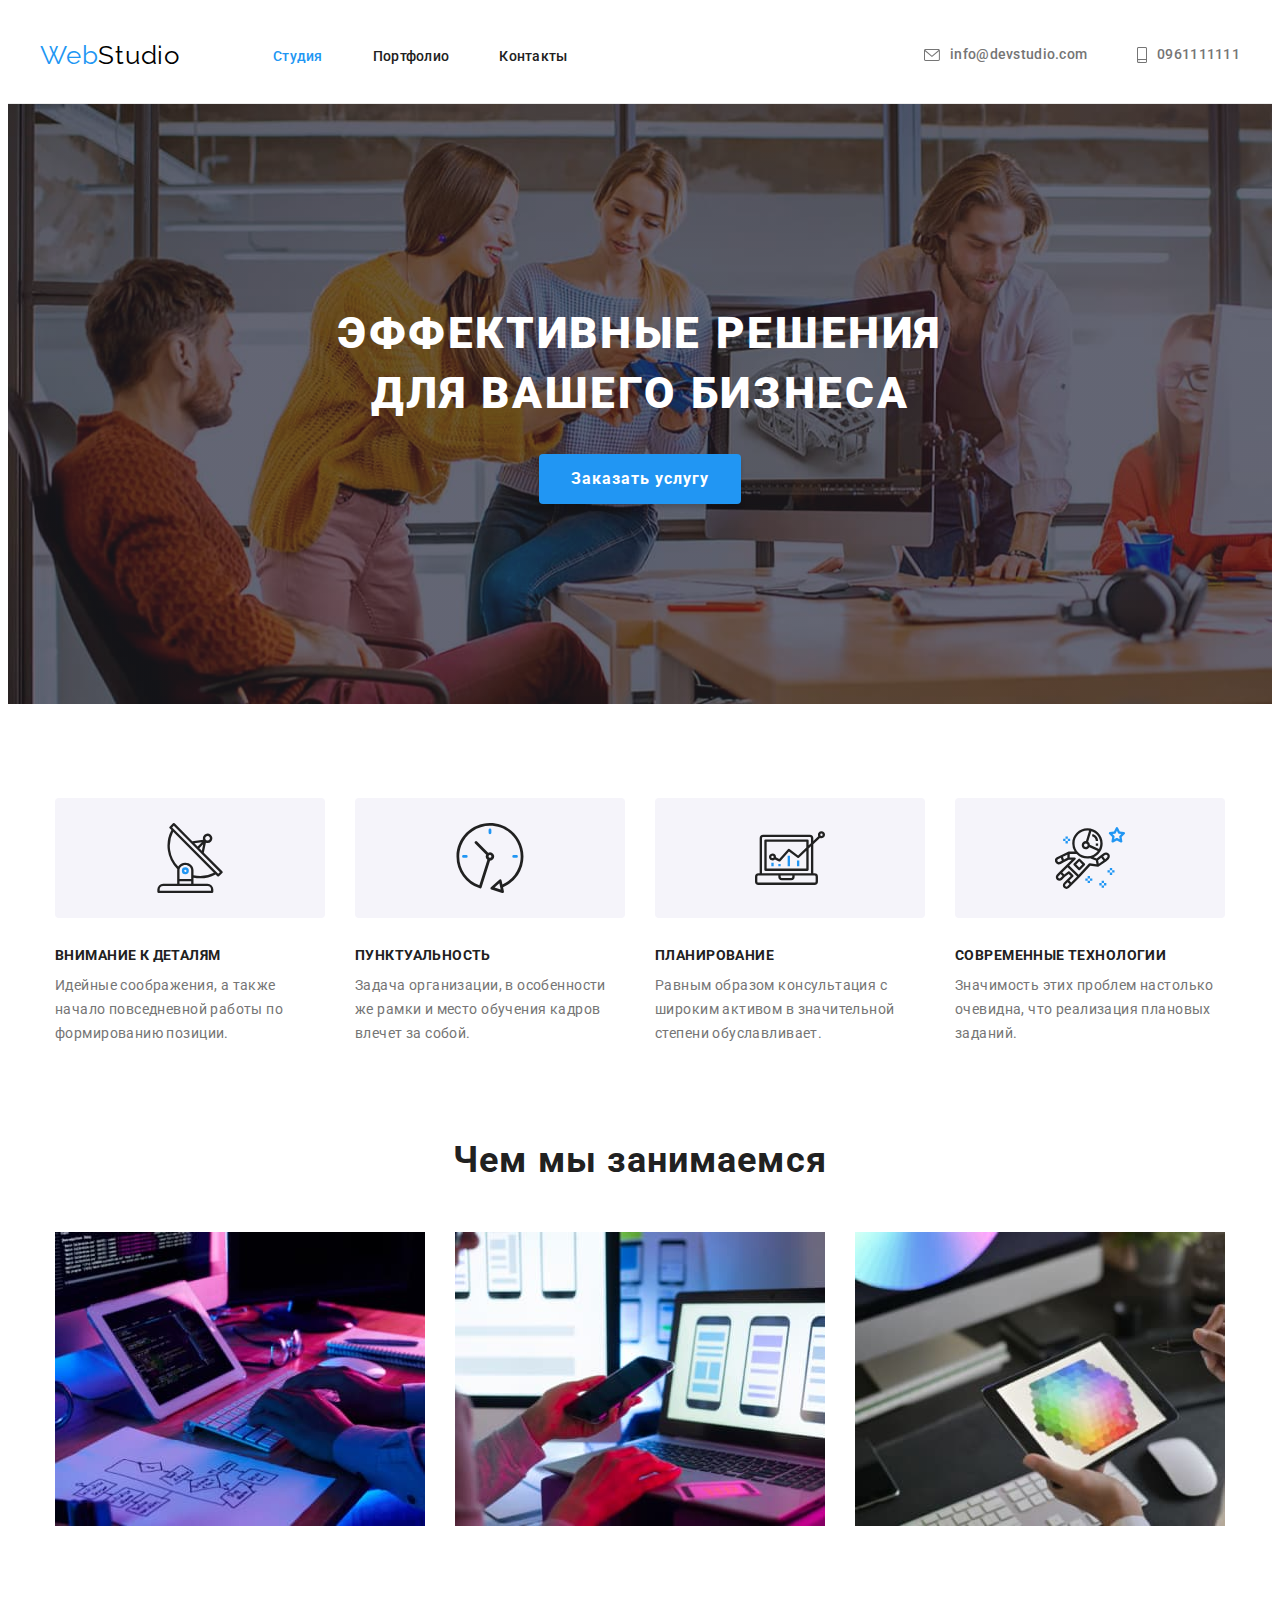
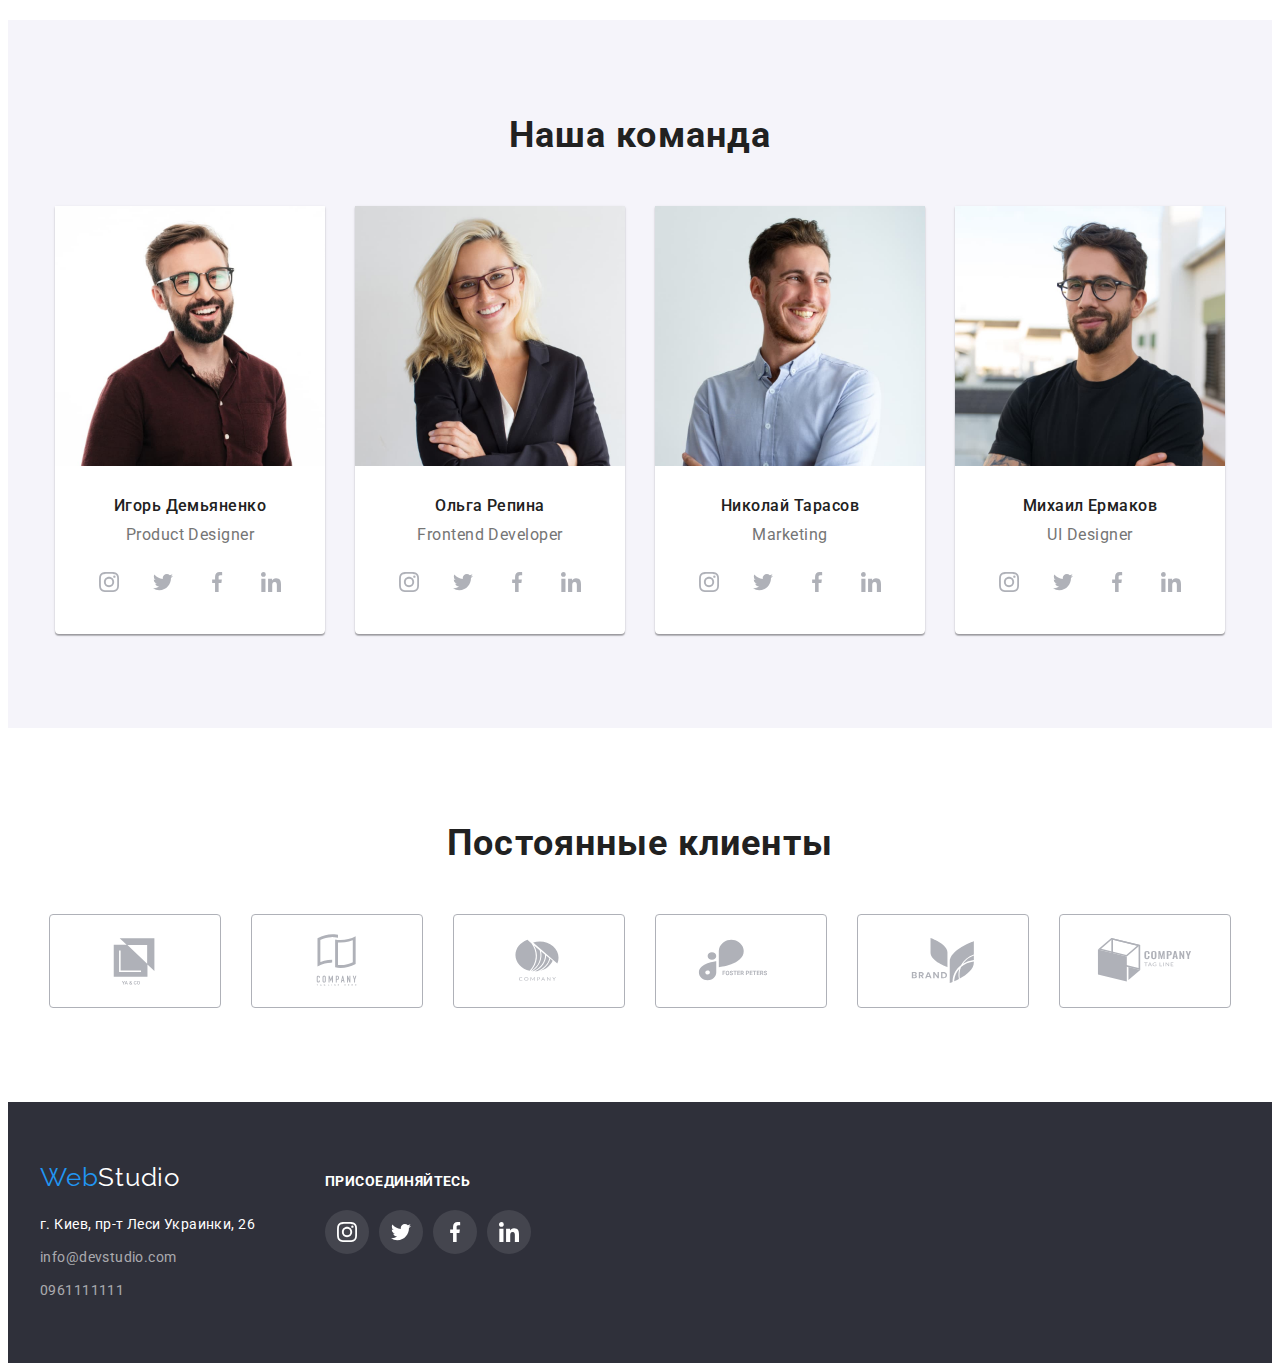
<file: index.html>
<!DOCTYPE html>
<html lang="en">
  <head>
    <meta charset="UTF-8" />
    <meta http-equiv="X-UA-Compatible" content="IE=edge" />
    <meta name="viewport" content="width=device-width, initial-scale=1.0" />
    <title>Document</title>
    <!-- fonts page -->
    <link rel="preconnect" href="https://fonts.googleapis.com" />
    <link rel="preconnect" href="https://fonts.gstatic.com" crossorigin />
    <link
      href="https://fonts.googleapis.com/css2?family=Raleway:wght@700&family=Roboto:wght@400;500;700;900&display=swap"
      rel="stylesheet"
    />
    <!-- modern-normalize -->
    <link
      rel="stylesheet"
      href="https://cdnjs.cloudflare.com/ajax/libs/modern-normalize/1.1.0/modern-normalize.min.css"
      integrity="sha512-wpPYUAdjBVSE4KJnH1VR1HeZfpl1ub8YT/NKx4PuQ5NmX2tKuGu6U/JRp5y+Y8XG2tV+wKQpNHVUX03MfMFn9Q=="
      crossorigin="anonymous"
      referrerpolicy="no-referrer"
    />
    <!-- styles.css -->
    <link rel="stylesheet" href="./css/styles.css" />
  </head>
  <body>
    <!-- header -->

    <header class="page-header">
      <div class="container header-container">
        <a class="logo" lang="en" href="./index.html">Web<span class="logo-black">Studio</span></a>

        <!-- nav -->

        <nav>
          <ul class="site-navigation">
            <li><a class="nav-link current" href="">Студия</a></li>
            <li><a class="nav-link" href="./portfolio.html">Портфолио</a></li>
            <li><a class="nav-link" href="">Контакты</a></li>
          </ul>
        </nav>

        <!-- contacts -->

        <ul class="header-contacts-list">
          <li class="contacts-list">
            <a class="mail-header" href="mailto:nfo@devstudio.com">
              <svg class="contacts-icon" width="16" height="12">
                <use href="./images/icons.svg#envelope"></use>
              </svg>
              info@devstudio.com</a
            >
          </li>
          <li class="contacts-list">
            <a class="phone-header" href="tel:0961111111">
              <svg class="contacts-icon" width="10" height="16">
                <use href="./images/icons.svg#smartphone"></use>
              </svg>
              0961111111</a
            >
          </li>
        </ul>
      </div>
    </header>

    <!-- hero -->

    <main class="main">
      <section class="section-hero">
        <div class="container">
          <h1 class="hero-title">Эффективные решения для вашего бизнеса</h1>
          <button class="button-title-hero" type="button">Заказать услугу</button>
        </div>
      </section>

      <!-- section benefits -->

      <section class="section-benefits section">
        <div class="container benefits-container">
          <h2 class="slogan visually-hidden">Наши особенности</h2>
          <ul class="list-desk">
            <li class="list-item">
              <div class="icon-benefits">
                <svg class="icons" width="70" height="70">
                  <use href="./images/icons.svg#antenna"></use>
                </svg>
              </div>
              <h3 class="subtitle">Внимание к деталям</h3>
              <p class="text-subtitle">
                Идейные соображения, а также начало повседневной работы по формированию позиции.
              </p>
            </li>
            <li class="list-item">
              <div class="icon-benefits">
                <svg class="icons" width="70" height="70">
                  <use href="./images/icons.svg#clock"></use>
                </svg>
              </div>
              <h3 class="subtitle">Пунктуальность</h3>
              <p class="text-subtitle">
                Задача организации, в особенности же рамки и место обучения кадров влечет за собой.
              </p>
            </li>
            <li class="list-item">
              <div class="icon-benefits">
                <svg class="icons" width="70" height="70">
                  <use href="./images/icons.svg#diagram"></use>
                </svg>
              </div>
              <h3 class="subtitle">Планирование</h3>
              <p class="text-subtitle">
                Равным образом консультация с широким активом в значительной степени обуславливает.
              </p>
            </li>
            <li class="list-item">
              <div class="icon-benefits">
                <svg class="icons" width="70" height="70">
                  <use href="./images/icons.svg#astronaut"></use>
                </svg>
              </div>
              <h3 class="subtitle">Современные технологии</h3>
              <p class="text-subtitle">
                Значимость этих проблем настолько очевидна, что реализация плановых заданий.
              </p>
            </li>
          </ul>
        </div>
      </section>

      <!-- section gallery -->

      <section class="section-img section">
        <div class="container">
          <h2 class="subtitle-img">Чем мы занимаемся</h2>
          <ul class="list-gallery">
            <li><img src="./images/keyboard.jpg" alt="" width="370" /></li>
            <li><img src="./images/phone.jpg" alt="" width="370" /></li>
            <li><img src="./images/tablet.jpg" alt="" width="370" /></li>
          </ul>
        </div>
      </section>

      <!-- section team -->

      <section class="section-team section">
        <div class="container">
          <h2 class="subtitle-team">Наша команда</h2>
          <ul class="list-team">
            <li class="card-team">
              <img class="team-image" src="./images/igor.jpg" alt="" width="270" />
              <div class="command-description">
                <h3 class="subtitle-name">Игорь Демьяненко</h3>
                <p class="text-team" lang="en">Product Designer</p>
                <ul class="social">
                  <li class="social-team">
                    <a
                      class="social-link"
                      href=""
                      target="_blank"
                      rel="noopener noreferrer"
                      aria-label="иконка instagram"
                    >
                      <svg class="social-icon" width="20" height="20">
                        <use href="./images/icons.svg#instagram"></use>
                      </svg>
                    </a>
                  </li>
                  <li class="social-team">
                    <a
                      class="social-link"
                      href=""
                      target="_blank"
                      rel="noopener noreferrer"
                      aria-label="иконка twitter"
                    >
                      <svg class="social-icon" width="20" height="20">
                        <use href="./images/icons.svg#twitter"></use>
                      </svg>
                    </a>
                  </li>
                  <li class="social-team">
                    <a
                      class="social-link"
                      href=""
                      target="_blank"
                      rel="noopener noreferrer"
                      aria-label="иконка facebook"
                    >
                      <svg class="social-icon" width="20" height="20">
                        <use href="./images/icons.svg#facebook"></use>
                      </svg>
                    </a>
                  </li>
                  <li class="social-team">
                    <a
                      class="social-link"
                      href=""
                      target="_blank"
                      rel="noopener noreferrer"
                      aria-label="иконка linkedin"
                    >
                      <svg class="social-icon" width="20" height="20">
                        <use href="./images/icons.svg#linkedin"></use>
                      </svg>
                    </a>
                  </li>
                </ul>
              </div>
            </li>
            <li class="card-team">
              <img class="team-image" src="./images/olga.jpg" alt="" width="270" />
              <div class="command-description">
                <h3 class="subtitle-name">Ольга Репина</h3>
                <p class="text-team" lang="en">Frontend Developer</p>
                <ul class="social">
                  <li class="social-team">
                    <a
                      class="social-link"
                      href=""
                      target="_blank"
                      rel="noopener noreferrer"
                      aria-label="иконка instagram"
                    >
                      <svg class="social-icon" width="20" height="20">
                        <use href="./images/icons.svg#instagram"></use>
                      </svg>
                    </a>
                  </li>
                  <li class="social-team">
                    <a
                      class="social-link"
                      href=""
                      target="_blank"
                      rel="noopener noreferrer"
                      aria-label="иконка instagram"
                    >
                      <svg class="social-icon" width="20" height="20">
                        <use href="./images/icons.svg#twitter"></use>
                      </svg>
                    </a>
                  </li>
                  <li class="social-team">
                    <a
                      class="social-link"
                      href=""
                      target="_blank"
                      rel="noopener noreferrer"
                      aria-label="иконка instagram"
                    >
                      <svg class="social-icon" width="20" height="20">
                        <use href="./images/icons.svg#facebook"></use>
                      </svg>
                    </a>
                  </li>
                  <li class="social-team">
                    <a
                      class="social-link"
                      href=""
                      target="_blank"
                      rel="noopener noreferrer"
                      aria-label="иконка instagram"
                    >
                      <svg class="social-icon" width="20" height="20">
                        <use href="./images/icons.svg#linkedin"></use>
                      </svg>
                    </a>
                  </li>
                </ul>
              </div>
            </li>
            <li class="card-team">
              <img class="team-image" src="./images/nikolai.jpg" alt="" width="270" />
              <div class="command-description">
                <h3 class="subtitle-name">Николай Тарасов</h3>
                <p class="text-team" lang="en">Marketing</p>
                <ul class="social">
                  <li class="social-team">
                    <a
                      class="social-link"
                      href=""
                      target="_blank"
                      rel="noopener noreferrer"
                      aria-label="иконка instagram"
                    >
                      <svg class="social-icon" width="20" height="20">
                        <use href="./images/icons.svg#instagram"></use>
                      </svg>
                    </a>
                  </li>
                  <li class="social-team">
                    <a
                      class="social-link"
                      href=""
                      target="_blank"
                      rel="noopener noreferrer"
                      aria-label="иконка instagram"
                    >
                      <svg class="social-icon" width="20" height="20">
                        <use href="./images/icons.svg#twitter"></use>
                      </svg>
                    </a>
                  </li>
                  <li class="social-team">
                    <a
                      class="social-link"
                      href=""
                      target="_blank"
                      rel="noopener noreferrer"
                      aria-label="иконка instagram"
                    >
                      <svg class="social-icon" width="20" height="20">
                        <use href="./images/icons.svg#facebook"></use>
                      </svg>
                    </a>
                  </li>
                  <li class="social-team">
                    <a
                      class="social-link"
                      href=""
                      target="_blank"
                      rel="noopener noreferrer"
                      aria-label="иконка instagram"
                    >
                      <svg class="social-icon" width="20" height="20">
                        <use href="./images/icons.svg#linkedin"></use>
                      </svg>
                    </a>
                  </li>
                </ul>
              </div>
            </li>
            <li class="card-team">
              <img class="team-image" src="./images/michail.jpg" alt="" width="270" />
              <div class="command-description">
                <h3 class="subtitle-name">Михаил Ермаков</h3>
                <p class="text-team" lang="en">UI Designer</p>
                <ul class="social">
                  <li class="social-team">
                    <a
                      class="social-link"
                      href=""
                      target="_blank"
                      rel="noopener noreferrer"
                      aria-label="иконка instagram"
                    >
                      <svg class="social-icon" width="20" height="20">
                        <use href="./images/icons.svg#instagram"></use>
                      </svg>
                    </a>
                  </li>
                  <li class="social-team">
                    <a
                      class="social-link"
                      href=""
                      target="_blank"
                      rel="noopener noreferrer"
                      aria-label="иконка instagram"
                    >
                      <svg class="social-icon" width="20" height="20">
                        <use href="./images/icons.svg#twitter"></use>
                      </svg>
                    </a>
                  </li>
                  <li class="social-team">
                    <a
                      class="social-link"
                      href=""
                      target="_blank"
                      rel="noopener noreferrer"
                      aria-label="иконка instagram"
                    >
                      <svg class="social-icon" width="20" height="20">
                        <use href="./images/icons.svg#facebook"></use>
                      </svg>
                    </a>
                  </li>
                  <li class="social-team">
                    <a
                      class="social-link"
                      href=""
                      target="_blank"
                      rel="noopener noreferrer"
                      aria-label="иконка instagram"
                    >
                      <svg class="social-icon" width="20" height="20">
                        <use href="./images/icons.svg#linkedin"></use>
                      </svg>
                    </a>
                  </li>
                </ul>
              </div>
            </li>
          </ul>
        </div>
      </section>

      <!-- clients -->

      <section class="clients">
        <div class="container">
          <h2 class="subtitle-clients">Постоянные клиенты</h2>
          <ul class="list-clients">
            <li class="client">
              <a class="link-client" href="">
                <svg class="icon-client" width="106" height="60">
                  <use href="./images/icons.svg#Logo-1"></use>
                </svg>
              </a>
            </li>
            <li class="client">
              <a class="link-client" href="">
                <svg class="icon-client" width="106" height="60">
                  <use href="./images/icons.svg#Logo-2"></use>
                </svg>
              </a>
            </li>
            <li class="client">
              <a class="link-client" href="">
                <svg class="icon-client" width="106" height="60">
                  <use href="./images/icons.svg#Logo-3"></use>
                </svg>
              </a>
            </li>
            <li class="client">
              <a class="link-client" href="">
                <svg class="icon-client" width="106" height="60">
                  <use href="./images/icons.svg#Logo-4"></use>
                </svg>
              </a>
            </li>
            <li class="client">
              <a class="link-client" href="">
                <svg class="icon-client" width="106" height="60">
                  <use href="./images/icons.svg#Logo-5"></use>
                </svg>
              </a>
            </li>
            <li class="client">
              <a class="link-client" href="">
                <svg class="icon-client" width="106" height="60">
                  <use href="./images/icons.svg#Logo-6"></use>
                </svg>
              </a>
            </li>
          </ul>
        </div>
      </section>
    </main>

    <!-- footer -->

    <footer class="footer">
      <div class="container social-container">
        <!-- address -->

        <div class="container-footer">
          <a class="logo-footer" lang="en" href="./index.html"
            >Web<span class="logo-white">Studio</span></a
          >
          <address class="address">г. Киев, пр-т Леси Украинки, 26</address>
          <ul class="footer-contacts-list">
            <li class="li-mail">
              <a class="mail-footer" href="mailto:nfo@devstudio.com">info@devstudio.com</a>
            </li>
            <li><a class="phone-footer" href="tel:0961111111">0961111111</a></li>
          </ul>
        </div>

        <!-- Join-->

        <div class="footer-socials">
          <h3 class="text-footer">присоединяйтесь</h3>
          <ul class="social">
            <li class="social-list">
              <a
                class="social-link-footer"
                href=""
                target="_blank"
                rel="noopener noreferrer"
                aria-label="иконка instagram"
              >
                <svg class="socials-icon" width="20" height="20">
                  <use href="./images/icons.svg#instagram"></use>
                </svg>
              </a>
            </li>
            <li class="social-list">
              <a
                class="social-link-footer"
                href=""
                target="_blank"
                rel="noopener noreferrer"
                aria-label="иконка twitter"
              >
                <svg class="socials-icon" width="20" height="20">
                  <use href="./images/icons.svg#twitter"></use>
                </svg>
              </a>
            </li>
            <li class="social-list">
              <a
                class="social-link-footer"
                href=""
                target="_blank"
                rel="noopener noreferrer"
                aria-label="иконка facebook"
              >
                <svg class="socials-icon" width="20" height="20">
                  <use href="./images/icons.svg#facebook"></use>
                </svg>
              </a>
            </li>
            <li class="social-list">
              <a
                class="social-link-footer"
                href=""
                target="_blank"
                rel="noopener noreferrer"
                aria-label="иконка linkedin"
              >
                <svg class="socials-icon" width="20" height="20">
                  <use href="./images/icons.svg#linkedin"></use>
                </svg>
              </a>
            </li>
          </ul>
        </div>
      </div>
    </footer>
  </body>
</html>
</file>
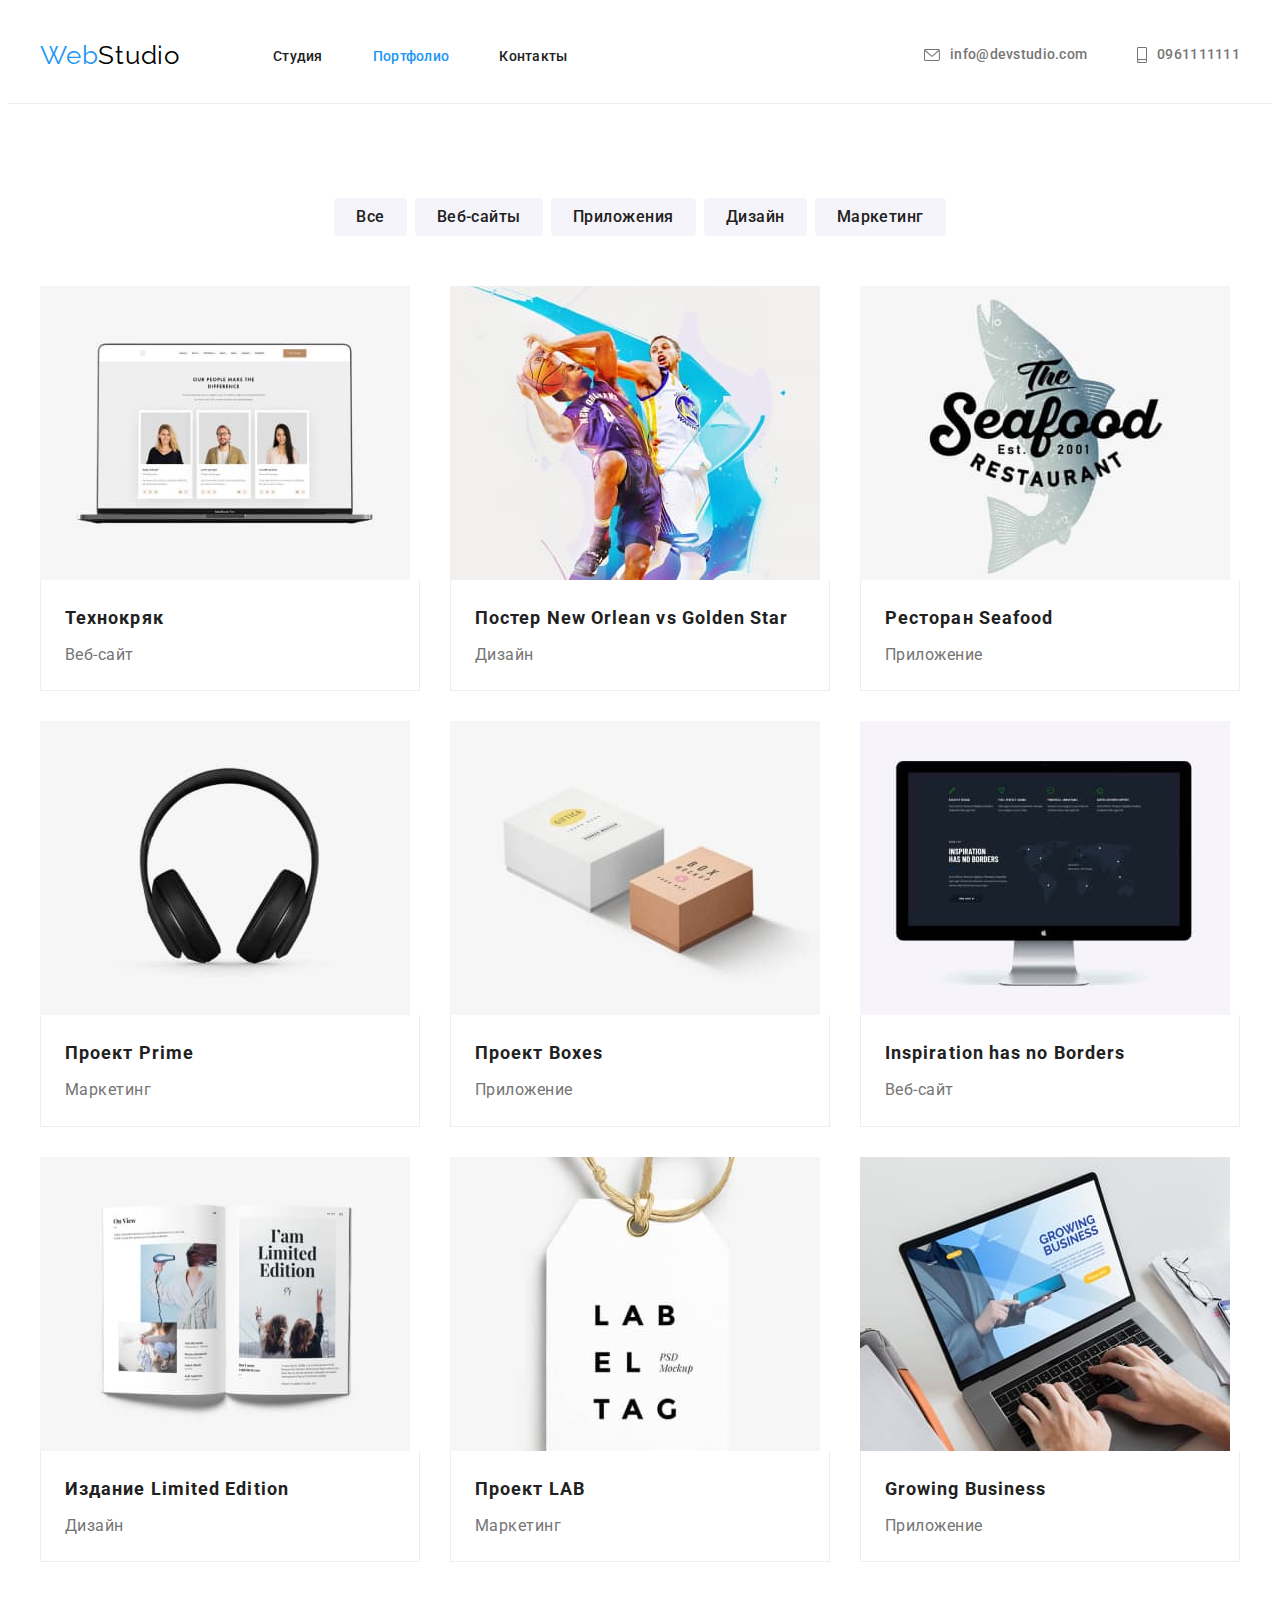
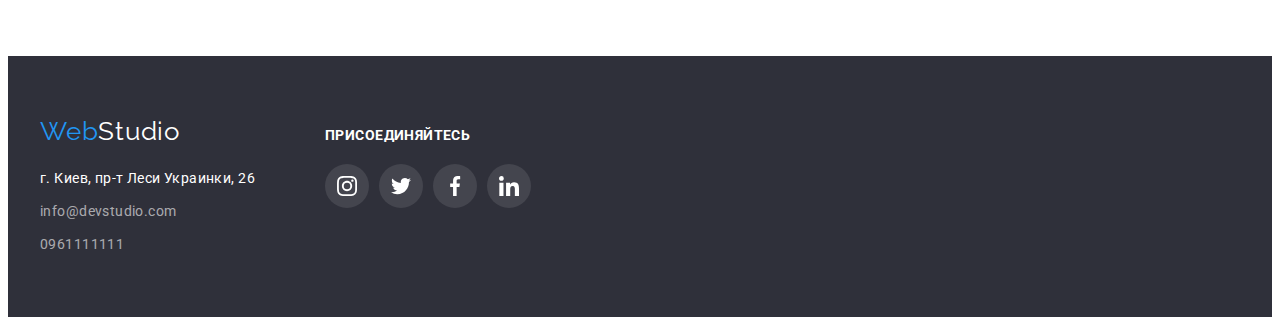
<file: portfolio.html>
<!DOCTYPE html>
<html lang="en">
  <head>
    <meta charset="UTF-8" />
    <meta http-equiv="X-UA-Compatible" content="IE=edge" />
    <meta name="viewport" content="width=device-width, initial-scale=1.0" />
    <title>Portfolio</title>
    <!-- fonts page -->
    <link rel="preconnect" href="https://fonts.googleapis.com" />
    <link rel="preconnect" href="https://fonts.gstatic.com" crossorigin />
    <link
      href="https://fonts.googleapis.com/css2?family=Raleway:wght@700&family=Roboto:wght@400;500;700;900&display=swap"
      rel="stylesheet"
    />
    <!-- modern-normalize -->
    <link
      rel="stylesheet"
      href="https://cdnjs.cloudflare.com/ajax/libs/modern-normalize/1.1.0/modern-normalize.min.css"
      integrity="sha512-wpPYUAdjBVSE4KJnH1VR1HeZfpl1ub8YT/NKx4PuQ5NmX2tKuGu6U/JRp5y+Y8XG2tV+wKQpNHVUX03MfMFn9Q=="
      crossorigin="anonymous"
      referrerpolicy="no-referrer"
    />
    <!-- style.css -->
    <link rel="stylesheet" href="./css/styles.css" />
  </head>
  <body>
    <header class="page-header">
      <div class="container header-container">
        <a class="logo" lang="en" href="./index.html">Web<span class="logo-black">Studio</span></a>
        <nav>
          <ul class="site-navigation">
            <li><a class="nav-link" href="./index.html">Студия</a></li>
            <li><a class="nav-link current" href="">Портфолио</a></li>
            <li><a class="nav-link" href="">Контакты</a></li>
          </ul>
        </nav>
        <ul class="header-contacts-list">
          <li class="contacts-list">
            <a class="mail-header" href="mailto:nfo@devstudio.com">
              <svg class="contacts-icon" width="16" height="12">
                <use href="./images/icons.svg#envelope"></use>
              </svg>
              info@devstudio.com</a
            >
          </li>
          <li class="contacts-list">
            <a class="phone-header" href="tel:0961111111">
              <svg class="contacts-icon" width="10" height="16">
                <use href="./images/icons.svg#smartphone"></use>
              </svg>
              0961111111</a
            >
          </li>
        </ul>
      </div>
    </header>
    <main>
      <h1 class="slogan visually-hidden">Наши работы</h1>
      <section class="filter section">
        <div class="container">
          <ul class="list-button">
            <li class="list-btn">
              <button class="btn" type="button">Все</button>
            </li>
            <li class="list-btn">
              <button class="btn" type="button">Веб-сайты</button>
            </li>
            <li class="list-btn">
              <button class="btn" type="button">Приложения</button>
            </li>
            <li class="list-btn">
              <button class="btn" type="button">Дизайн</button>
            </li>
            <li class="list-btn">
              <button class="btn" type="button">Маркетинг</button>
            </li>
          </ul>
          <ul class="list-card">
            <li class="card">
              <a class="link-card" href="">
                <img src="./images/notebook.jpg" alt="" width="370" />
                <div class="text-card">
                  <h2 class="subtitle-card">Технокряк</h2>
                  <p class="text-list">Веб-сайт</p>
                </div>
              </a>
            </li>
            <li class="card">
              <a class="link-card" href="">
                <img src="./images/poster.jpg" alt="" width="370" />
                <div class="text-card">
                  <h2 class="subtitle-card">Постер New Orlean vs Golden Star</h2>
                  <p class="text-list">Дизайн</p>
                </div>
              </a>
            </li>
            <li class="card">
              <a class="link-card" href="">
                <img src="./images/seafood.jpg" alt="" width="370" />
                <div class="text-card">
                  <h2 class="subtitle-card">Ресторан Seafood</h2>
                  <p class="text-list">Приложение</p>
                </div>
              </a>
            </li>
            <li class="card">
              <a class="link-card" href="">
                <img src="./images/prime.jpg" alt="" width="370" />
                <div class="text-card">
                  <h2 class="subtitle-card">Проект Prime</h2>
                  <p class="text-list">Маркетинг</p>
                </div>
              </a>
            </li>
            <li class="card">
              <a class="link-card" href="">
                <img src="./images/boxes.jpg" alt="" width="370" />
                <div class="text-card">
                  <h2 class="subtitle-card">Проект Boxes</h2>
                  <p class="text-list">Приложение</p>
                </div>
              </a>
            </li>
            <li class="card">
              <a class="link-card" href="">
                <img src="./images/inspiration.jpg" alt="" width="370" />
                <div class="text-card">
                  <h2 class="subtitle-card">Inspiration has no Borders</h2>
                  <p class="text-list">Веб-сайт</p>
                </div>
              </a>
            </li>
            <li class="card">
              <a class="link-card" href="">
                <img src="./images/limited.jpg" alt="" width="370" />
                <div class="text-card">
                  <h2 class="subtitle-card">Издание Limited Edition</h2>
                  <p class="text-list">Дизайн</p>
                </div>
              </a>
            </li>
            <li class="card">
              <a class="link-card" href="">
                <img src="./images/lab.jpg" alt="" width="370" />
                <div class="text-card">
                  <h2 class="subtitle-card">Проект LAB</h2>
                  <p class="text-list">Маркетинг</p>
                </div>
              </a>
            </li>
            <li class="card">
              <a class="link-card" href="">
                <img src="./images/business.jpg" alt="" width="370" />
                <div class="text-card">
                  <h2 class="subtitle-card">Growing Business</h2>
                  <p class="text-list">Приложение</p>
                </div>
              </a>
            </li>
          </ul>
        </div>
      </section>
    </main>
    <footer class="footer">
      <div class="container social-container">
        <!-- address -->

        <div class="container-footer">
          <a class="logo-footer" lang="en" href="./index.html"
            >Web<span class="logo-white">Studio</span></a
          >
          <address class="address">г. Киев, пр-т Леси Украинки, 26</address>
          <ul class="footer-contacts-list">
            <li class="li-mail">
              <a class="mail-footer" href="mailto:nfo@devstudio.com">info@devstudio.com</a>
            </li>
            <li><a class="phone-footer" href="tel:0961111111">0961111111</a></li>
          </ul>
        </div>

        <!-- Join-->

        <div class="footer-socials">
          <h3 class="text-footer">присоединяйтесь</h3>
          <ul class="social">
            <li class="social-list">
              <a
                class="social-link-footer"
                href=""
                target="_blank"
                rel="noopener noreferrer"
                aria-label="иконка instagram"
              >
                <svg class="socials-icon" width="20" height="20">
                  <use href="./images/icons.svg#instagram"></use>
                </svg>
              </a>
            </li>
            <li class="social-list">
              <a
                class="social-link-footer"
                href=""
                target="_blank"
                rel="noopener noreferrer"
                aria-label="иконка twitter"
              >
                <svg class="socials-icon" width="20" height="20">
                  <use href="./images/icons.svg#twitter"></use>
                </svg>
              </a>
            </li>
            <li class="social-list">
              <a
                class="social-link-footer"
                href=""
                target="_blank"
                rel="noopener noreferrer"
                aria-label="иконка facebook"
              >
                <svg class="socials-icon" width="20" height="20">
                  <use href="./images/icons.svg#facebook"></use>
                </svg>
              </a>
            </li>
            <li class="social-list">
              <a
                class="social-link-footer"
                href=""
                target="_blank"
                rel="noopener noreferrer"
                aria-label="иконка linkedin"
              >
                <svg class="socials-icon" width="20" height="20">
                  <use href="./images/icons.svg#linkedin"></use>
                </svg>
              </a>
            </li>
          </ul>
        </div>
      </div>
    </footer>
  </body>
</html>
</file>
<file: css/styles.css>
/* index.html */
:root {
  --color-text: #757575;
  --color-h2-h3: #212121;
  --color-hover: #2196f3;
  --link-color: #212121;
  --studio-color: black;
  --hero-background-color: #2f303a;
  --hero-text-color: #ffffff;
  --background-team-color: #f5f4fa;
  --background-footer: #2f303a;
  --footer-studio: white;
  --footer-contacts: #ffffff99;
  --border-color: #ececec;
  --button-hover: #188ce8;
  --border-card: #eeeeee;
}

body {
  background-color: var(--hero-text-color);
  font-family: 'Roboto', sans-serif;
  color: var(--color-h2-h3);
}

h1,
h2,
h3,
p,
ul {
  margin: 0;
  padding: 0;
}

img {
  display: block;
  max-width: 100%;
}

.visually-hidden {
  position: absolute;
  width: 1px;
  height: 1px;
  margin: -1px;
  border: 0;
  padding: 0;

  white-space: nowrap;
  clip-path: inset(100%);
  clip: rect(0 0 0 0);
  overflow: hidden;
}

/* header */

.container {
  /* outline: 1px solid tomato; */

  width: 1200px;

  padding-left: 15px;
  padding-right: 15px;

  margin-left: auto;
  margin-right: auto;
}

.section {
  padding-top: 94px;
  padding-bottom: 94px;
}

.page-header {
  border-bottom: 1px solid var(--border-color);

  padding-top: 32px;
  padding-bottom: 32px;
}

.header-container {
  display: flex;
  align-items: center;
}

.logo {
  color: var(--color-hover);
  font-family: 'Raleway', sans-serif;
  font-size: 26px;
  line-height: 1.19;
  letter-spacing: 0.03em;
  text-decoration: none;

  margin-right: 93px;
}

.site-navigation,
.header-contacts-list,
.mail-header,
.list-desk,
.list-gallery,
.list-team,
.footer-contacts-list,
.list-button,
.list-card,
.social-team,
.social-footer,
.social-list,
.client {
  list-style: none;
}

.logo-black {
  color: var(--studio-color);
}

.site-navigation {
  display: flex;
  align-items: center;
}

.nav-link {
  color: var(--link-color);
  font-weight: 500;
  font-size: 14px;
  line-height: 1.14;
  letter-spacing: 0.02em;
  text-decoration: none;

  margin: 0;
  padding: 0;
}

.site-navigation li:not(:last-child) {
  margin-right: 50px;
}

.site-navigation .nav-link.current {
  color: var(--color-hover);
}

.nav-link:hover,
.nav-link:focus {
  color: var(--color-hover);
}

.header-contacts-list {
  display: flex;
}

.mail-header,
.phone-header {
  display: flex;
  color: #757575;
  font-weight: 500;
  font-size: 14px;
  line-height: 1.14;
  letter-spacing: 0.02em;
  text-decoration: none;

  align-items: center;
}

.mail-header:hover,
.mail-header:focus {
  color: var(--color-hover);
}

.phone-header:hover,
.phone-header:focus {
  color: var(--color-hover);
}

.contacts-icon {
  margin-right: 10px;
  fill: currentColor;
}

.header-contacts-list {
  margin-left: auto;
}

.header-contacts-list li {
  margin-right: 50px;
}

.header-contacts-list li:last-child {
  margin-right: 0;
}

/* hero */

.section-hero {
  background-color: var(--hero-background-color);

  background-repeat: no-repeat;
  max-width: 1600px;
  max-height: 600px;
  margin-right: auto;
  margin-left: auto;
  padding-top: 200px;
  padding-bottom: 200px;
}

.section-hero {
  background-image: linear-gradient(rgba(47, 48, 58, 0.4), rgba(47, 48, 58, 0.4)),
    url('../images/job.jpg');
}

.hero-title {
  color: var(--hero-text-color);
  text-transform: uppercase;
  font-weight: 900;
  font-size: 44px;
  line-height: 1.36;
  width: 696px;
  letter-spacing: 00.06em;
  text-align: center;
  margin-bottom: 30px;

  margin-left: auto;
  margin-right: auto;
}

.button-title-hero {
  display: block;
  border: none;
  border-radius: 4px;

  background-color: var(--color-hover);
  color: var(--hero-text-color);
  font-family: inherit;
  font-weight: 700;
  font-size: 16px;
  line-height: 1.88;
  letter-spacing: 0.06em;
  cursor: pointer;
  box-shadow: 0px 4px 4px rgba(0, 0, 0, 0.15);

  padding: 10px 32px;
  margin-left: auto;
  margin-right: auto;
}

.button-title-hero:hover,
.button-title-hero:focus {
  background-color: var(--button-hover);
}

/* section benefits */

.section-benefits {
  padding-bottom: 0;
}

.list-desk {
  display: flex;
  justify-content: center;
}

.list-desk li:not(:last-child) {
  margin-right: 30px;
}

.list-desk li {
  width: 270px;
}

.icon-benefits {
  display: flex;
  height: 120px;
  margin-bottom: 30px;
  border-radius: 4px;
  background-color: var(--background-team-color);

  align-items: center;
  justify-content: center;
}

.subtitle {
  color: var(--link-color);
  font-weight: 700;
  font-size: 14px;
  line-height: 1.14;
  letter-spacing: 0.03em;
  text-transform: uppercase;

  margin-bottom: 10px;
}

.text-subtitle {
  color: var(--color-text);
  font-size: 14px;
  line-height: 1.71;
  letter-spacing: 0.03em;
}

/* section img */

.subtitle-img {
  color: var(--link-color);
  font-weight: 700;
  font-size: 36px;
  line-height: 1.17;
  text-align: center;
  letter-spacing: 0.03em;

  margin-bottom: 50px;
}

.list-gallery {
  display: flex;
  justify-content: center;
}

.list-gallery li:not(:last-child) {
  margin-right: 30px;
}

/* section team */

.card-team {
  background-color: var(--hero-text-color);

  box-shadow: 0px 1px 3px rgba(0, 0, 0, 0.12), 0px 1px 1px rgba(0, 0, 0, 0.14),
    0px 2px 1px rgba(0, 0, 0, 0.2);
  border-radius: 0px 0px 4px 4px;
}

.section-team {
  background-color: var(--background-team-color);
}

.subtitle-team {
  color: var(--color-h2-h3);
  font-size: 36px;
  line-height: 1.17;
  text-align: center;
  letter-spacing: 0.03em;

  margin-bottom: 50px;
}

.list-team {
  display: flex;
  justify-content: center;
}

.card-team:not(:last-child) {
  margin-right: 30px;
}

.subtitle-name {
  color: var(--color-h2-h3);
  font-weight: 500;
  font-size: 16px;
  line-height: 1.19;
  text-align: center;
  letter-spacing: 0.03em;

  margin-bottom: 10px;
}

.command-description {
  padding-top: 30px;
  padding-bottom: 30px;
}

.text-team {
  color: var(--color-text);
  font-size: 16px;
  line-height: 1.19;
  text-align: center;
  letter-spacing: 0.03em;

  margin-bottom: 16px;
}

.social {
  display: flex;
  justify-content: center;
  align-items: center;
}

.social-team:not(:last-child) {
  margin-right: 10px;
}

.social-link {
  display: flex;
  align-items: center;
  justify-content: center;
  width: 44px;
  height: 44px;
  background-color: #ffffff;
  border-radius: 50%;
}

.social-link:hover,
.social-link:focus {
  background-color: #2196f3;
}

.social-link:hover .social-icon,
.social-link:focus .social-icon {
  fill: #ffffff;
}

.social-icon {
  fill: #afb1b8;
}

/* clients */

.subtitle-clients {
  color: #212121;
  font-family: inherit;
  font-weight: 700;
  font-size: 36px;
  line-height: 1.17;
  text-align: center;
  letter-spacing: 0.03em;

  margin-bottom: 50px;
}

.list-clients {
  display: flex;
  justify-content: center;
  align-items: center;
}

.client:not(:last-child) {
  margin-right: 30px;
}

.clients {
  padding-top: 94px;
  padding-bottom: 94px;
}

.link-client {
  display: flex;
  justify-content: center;
  align-items: center;
  width: 170px;
  height: 92px;
  border: 1px solid #afb1b8;
  border-radius: 4px;
}

.link-client:hover {
  border: 1px solid var(--color-hover);
}

.icon-client {
  fill: #afb1b8;
}

.link-client:hover .icon-client,
.link-client:focus .icon-client {
  fill: var(--color-hover);
}

/* footer */

.logo-footer {
  display: inline-block;

  color: var(--color-hover);
  font-family: 'Raleway', sans-serif;
  font-size: 26px;
  line-height: 1.19;
  letter-spacing: 0.03em;
  text-decoration: none;

  margin-bottom: 20px;
}

.footer {
  background-color: var(--background-footer);

  padding-top: 60px;
  padding-bottom: 60px;
}

.logo-white {
  color: var(--footer-studio);
}

.address {
  color: var(--hero-text-color);
  font-style: normal;
  font-size: 14px;
  line-height: 1.71;
  letter-spacing: 0.03em;

  margin-bottom: 9px;
}

.mail-footer {
  color: var(--footer-contacts);
  font-size: 14px;
  line-height: 1.71;
  letter-spacing: 0.03em;
  text-decoration: none;

  margin-bottom: 9px;
}

.phone-footer {
  color: var(--footer-contacts);
  font-size: 14px;
  line-height: 1.71;
  letter-spacing: 0.03em;
  text-decoration: none;
}

.mail-footer:hover,
.mail-footer:focus {
  color: var(--color-hover);
}

.phone-footer:hover,
.phone-footer:focus {
  color: var(--color-hover);
}

.li-mail {
  margin-bottom: 9px;
}

/* portfolio */

/* button */

.list-button {
  display: flex;
  justify-content: center;

  margin-bottom: 50px;
}

.btn {
  background-color: var(--background-team-color);
  cursor: pointer;
  color: var(--color-h2-h3);
  font-family: inherit;
  font-weight: 500;
  font-size: 16px;
  line-height: 1.62;
  text-align: center;
  letter-spacing: 0.03em;

  border: none;
}

.btn {
  border-radius: 4px;

  padding: 6px 22px;
}

.btn:hover,
.btn:focus {
  box-shadow: 0px 3px 1px rgba(0, 0, 0, 0.1), 0px 1px 2px rgba(0, 0, 0, 0.08),
    0px 2px 2px rgba(0, 0, 0, 0.12);
}

.list-btn:not(:last-child) {
  margin-right: 8px;
}

.btn:hover,
.btn:focus {
  background-color: var(--color-hover);
}

.btn:hover,
.btn:focus {
  color: var(--hero-text-color);
}

/* text */

.list-card {
  display: flex;
  flex-wrap: wrap;
  justify-content: center;
}

.card {
  width: calc((100% - 60px) / 3);
  margin-right: 30px;
  margin-bottom: 30px;

  cursor: pointer;
}

.card:nth-child(3n) {
  margin-right: 0;
}

.card:nth-child(n + 7) {
  margin-bottom: 0;
}

.link-card:hover,
.link-card:focus {
  border: 1px solid #eeeeee;
  box-shadow: 0px 1px 1px rgba(0, 0, 0, 0.12), 0px 4px 4px rgba(0, 0, 0, 0.06),
    1px 4px 6px rgba(0, 0, 0, 0.16);
}

.link-card {
  display: block;
  text-decoration: none;
}

.text-card {
  padding: 20px 24px;

  border-right: 1px solid var(--border-card);
  border-bottom: 1px solid var(--border-card);
  border-left: 1px solid var(--border-card);
}

.text-list {
  color: var(--color-text);
  line-height: 1.9;
  letter-spacing: 0.03em;
}

.subtitle-card {
  color: var(--color-h2-h3);
  font-size: 18px;
  line-height: 2;
  letter-spacing: 0.06em;

  margin-bottom: 4px;
}

.container-footer {
  margin-right: 70px;
}

.social-container {
  display: flex;
  align-items: baseline;
}

.text-footer {
  color: #ffffff;
  font-family: inherit;
  font-weight: 700;
  font-size: 14px;
  line-height: 1.14;
  letter-spacing: 0.03em;
  text-transform: uppercase;

  margin-bottom: 20px;
}

/* join */

.social-list:not(:last-child) {
  margin-right: 10px;
}

.socials-icon {
  fill: #ffffff;
}

.social-link-footer {
  display: flex;
  align-items: center;
  justify-content: center;
  width: 44px;
  height: 44px;
  background-color: rgba(255, 255, 255, 0.1);
  border-radius: 50%;
}

.social-link-footer:hover,
.social-link-footer:focus {
  background-color: #2196f3;
}
</file>
